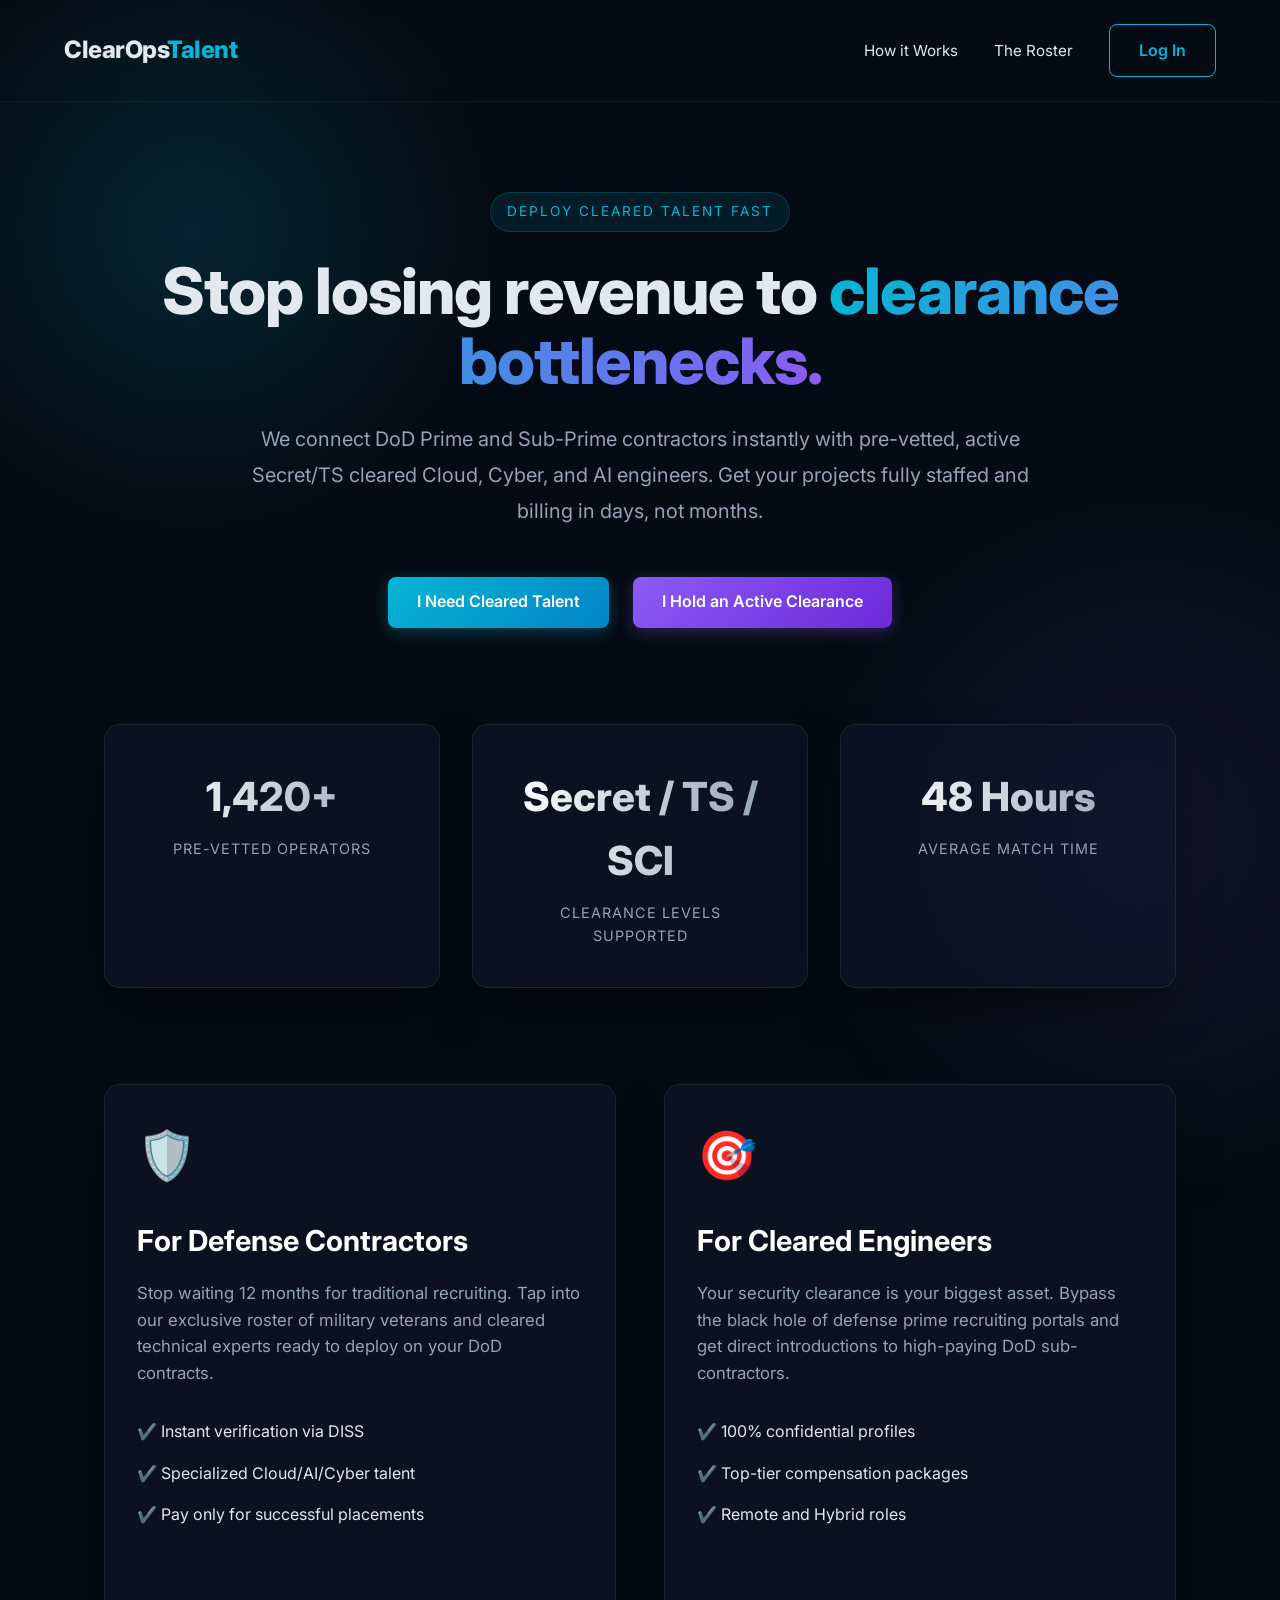
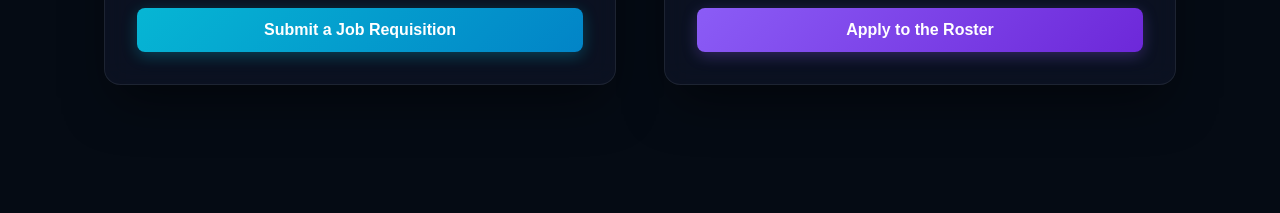
<file: index.html>
<!DOCTYPE html>
<html lang="en">
<head>
    <meta charset="UTF-8">
    <meta name="viewport" content="width=device-width, initial-scale=1.0">
    <title>ClearOps Talent | Pre-vetted Defense Ecosystem</title>
    <meta name="description" content="Deploy cleared Cloud & AI talent in days, not months. The exclusive B2B marketplace for defense contractors.">
    <link rel="stylesheet" href="styles.css">
    <link href="https://fonts.googleapis.com/css2?family=Inter:wght@300;400;600;800&display=swap" rel="stylesheet">
</head>
<body>
    <div class="blob-bg"></div>
    <div class="blob-bg blob-2"></div>

    <header class="navbar">
        <div class="logo">ClearOps<span>Talent</span></div>
        <nav>
            <a href="#how-it-works">How it Works</a>
            <a href="#roster">The Roster</a>
            <a href="#contact" class="btn-primary-outline">Log In</a>
        </nav>
    </header>

    <main>
        <section class="hero-section">
            <div class="hero-chip">Deploy Cleared Talent Fast</div>
            <h1 class="hero-title">Stop losing revenue to <span class="gradient-text">clearance bottlenecks.</span></h1>
            <p class="hero-subtitle">We connect DoD Prime and Sub-Prime contractors instantly with pre-vetted, active Secret/TS cleared Cloud, Cyber, and AI engineers. Get your projects fully staffed and billing in days, not months.</p>
            
            <div class="hero-actions">
                <a href="#employer-funnel" class="btn-primary">I Need Cleared Talent</a>
                <a href="#talent-funnel" class="btn-secondary">I Hold an Active Clearance</a>
            </div>
        </section>

        <section class="metrics-section">
            <div class="metric-card glass-panel">
                <h3>1,420+</h3>
                <p>Pre-vetted Operators</p>
            </div>
            <div class="metric-card glass-panel">
                <h3>Secret / TS / SCI</h3>
                <p>Clearance Levels Supported</p>
            </div>
            <div class="metric-card glass-panel">
                <h3>48 Hours</h3>
                <p>Average Match Time</p>
            </div>
        </section>
        
        <section class="dual-funnel-section">
            <div class="funnel-container" id="employer-funnel">
                <div class="funnel-card glass-panel interactive-hover">
                    <div class="funnel-icon">🛡️</div>
                    <h2>For Defense Contractors</h2>
                    <p>Stop waiting 12 months for traditional recruiting. Tap into our exclusive roster of military veterans and cleared technical experts ready to deploy on your DoD contracts.</p>
                    <ul class="benefit-list">
                        <li>✔️ Instant verification via DISS</li>
                        <li>✔️ Specialized Cloud/AI/Cyber talent</li>
                        <li>✔️ Pay only for successful placements</li>
                    </ul>
                    <button class="btn-primary full-width">Submit a Job Requisition</button>
                </div>
            </div>
            
            <div class="funnel-container" id="talent-funnel">
                <div class="funnel-card glass-panel hover-alt">
                    <div class="funnel-icon">🎯</div>
                    <h2>For Cleared Engineers</h2>
                    <p>Your security clearance is your biggest asset. Bypass the black hole of defense prime recruiting portals and get direct introductions to high-paying DoD sub-contractors.</p>
                    <ul class="benefit-list">
                        <li>✔️ 100% confidential profiles</li>
                        <li>✔️ Top-tier compensation packages</li>
                        <li>✔️ Remote and Hybrid roles</li>
                    </ul>
                    <button class="btn-secondary full-width">Apply to the Roster</button>
                </div>
            </div>
        </section>
    </main>
    
    <script src="app.js"></script>
</body>
</html>
</file>
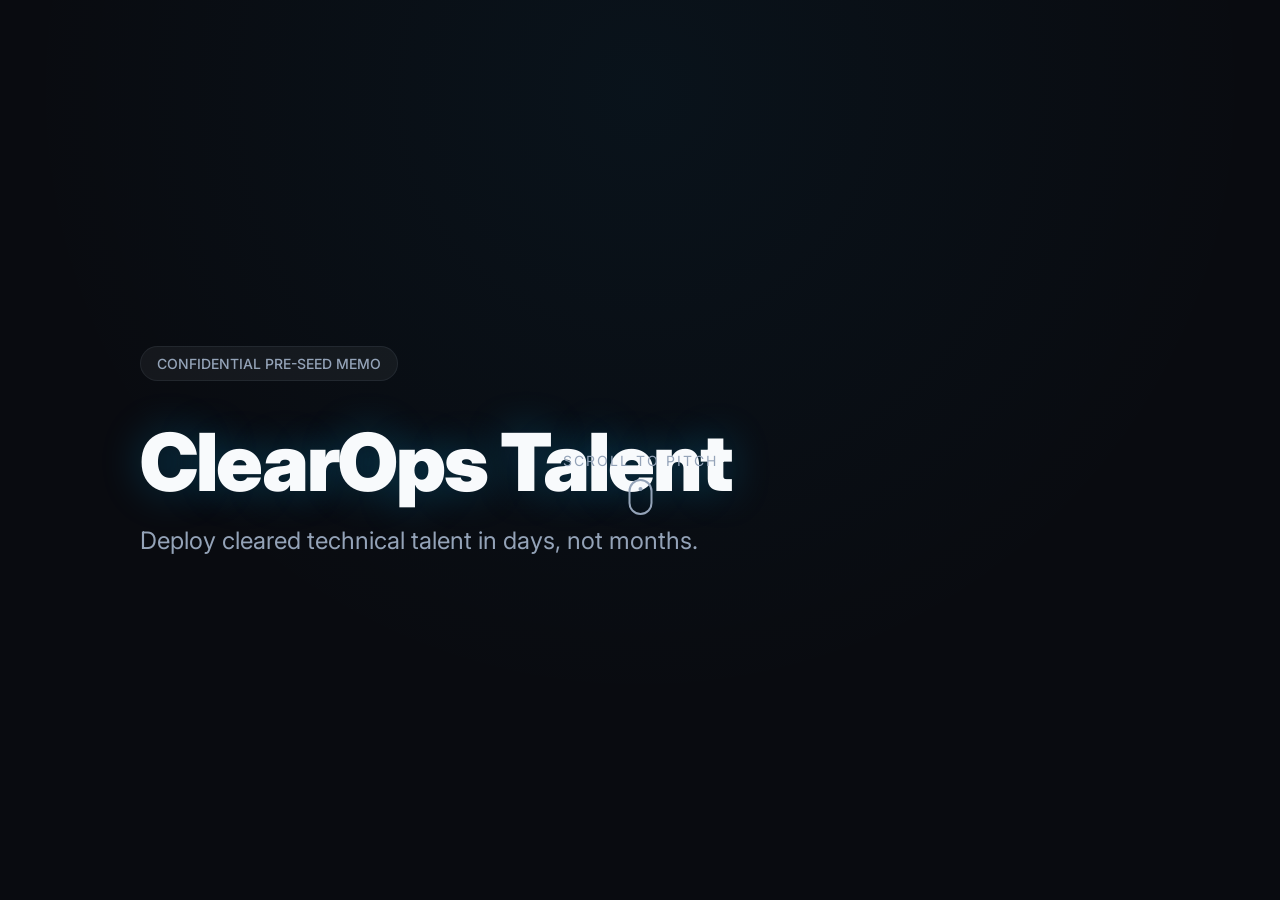
<file: pitch.html>
<!DOCTYPE html>
<html lang="en">
<head>
    <meta charset="UTF-8">
    <meta name="viewport" content="width=device-width, initial-scale=1.0">
    <title>ClearOps Talent | Pre-Seed Deck</title>
    <link href="https://fonts.googleapis.com/css2?family=Inter:wght@400;500;700;900&display=swap" rel="stylesheet">
    <link rel="stylesheet" href="pitch.css">
</head>
<body>
    <div class="deck-container">
        
        <!-- Slide 1: Title -->
        <section class="slide title-slide">
            <div class="content">
                <div class="badge">CONFIDENTIAL PRE-SEED MEMO</div>
                <h1 class="glow-text">ClearOps Talent</h1>
                <p class="subtitle">Deploy cleared technical talent in days, not months.</p>
                <div class="scroll-indicator">
                    <span>Scroll to Pitch</span>
                    <div class="mouse"></div>
                </div>
            </div>
        </section>

        <!-- Slide 2: Problem -->
        <section class="slide problem-slide">
            <div class="content">
                <h2>I. The Problem</h2>
                <h3 class="highlight-red">Defense contractors are bleeding unearned revenue.</h3>
                <div class="grid-cards">
                    <div class="card glass-dark">
                        <h4>01. The Pain</h4>
                        <p>Prime and Sub-Prime defense contractors frequently win massive $50M+ DoD contracts but cannot bill the government until the project is formally staffed.</p>
                    </div>
                    <div class="card glass-dark">
                        <h4>02. The Bottleneck</h4>
                        <p>Traditional recruiting agencies take 6–12 months to source, verify, and place engineers with active Secret/TS clearances.</p>
                    </div>
                    <div class="card glass-dark">
                        <h4>03. The Result</h4>
                        <p>Delayed revenue, missed delivery deadlines, and exhausted internal technical recruiters who don't understand Cloud, AI, or Cyber scopes.</p>
                    </div>
                </div>
            </div>
        </section>

        <!-- Slide 3: Solution -->
        <section class="slide solution-slide">
            <div class="content">
                <h2>II. The Solution</h2>
                <h3 class="highlight-green">A clearance-verified B2B talent marketplace.</h3>
                <div class="list-container">
                    <div class="list-item">
                        <div class="icon">⚡</div>
                        <div>
                            <h4>Instant Access</h4>
                            <p>An exclusive, curated roster of military veterans and technical operators holding active DoD Secret, TS, and TS/SCI clearances.</p>
                        </div>
                    </div>
                    <div class="list-item">
                        <div class="icon">🛡️</div>
                        <div>
                            <h4>Pre-Vetted</h4>
                            <p>All talent is heavily DISS-verified upon entry to the marketplace by our internal compliance team.</p>
                        </div>
                    </div>
                    <div class="list-item">
                        <div class="icon">💰</div>
                        <div>
                            <h4>Zero-Risk Pricing</h4>
                            <p>We charge a 20% placement fee only when a cleared operator successfully deploys to a contractor's project, instantly unlocking their revenue stream.</p>
                        </div>
                    </div>
                </div>
            </div>
        </section>

        <!-- Slide 4: Market -->
        <section class="slide market-slide">
            <div class="content">
                <h2>III. Target Market & TAM</h2>
                <h3 class="highlight-blue">The intersection of Cloud engineering and National Defense.</h3>
                <div class="stats-container">
                    <div class="stat-box">
                        <div class="metric glow-text">$14B+</div>
                        <div class="label">Total Addressable Market</div>
                        <p>The U.S. Defense IT and cybersecurity staffing market.</p>
                    </div>
                    <div class="stat-box wedge">
                        <div class="metric glow-text">$10M-$100M</div>
                        <div class="label">Our Strategic Wedge</div>
                        <p>Mid-market DoD sub-contractors who currently lack the massive internal recruiting machines of primes like Lockheed Martin.</p>
                    </div>
                </div>
            </div>
        </section>

        <!-- Slide 5: Go-to-Market -->
        <section class="slide gtm-slide">
            <div class="content">
                <h2>IV. Go-to-Market Strategy</h2>
                <div class="grid-cards split">
                    <div class="card glass-dark gtm-supply">
                        <div class="gtm-badge">SUPPLY SIDED</div>
                        <h4>Zero-CAC Talent Acquisition</h4>
                        <p>Driven by hyper-targeted outbound to military transition networks, USAF/DoD alumni channels, and veteran technical communities securely bypassing traditional recruitment boards.</p>
                    </div>
                    <div class="card glass-dark gtm-demand">
                        <div class="gtm-badge">DEMAND SIDED</div>
                        <h4>Direct B2B Penetration</h4>
                        <p>Aggressive direct outbound targeting of IT Directors, PMOs, and Procurement Officers at defense sub-contractors actively bidding on AWS GovCloud and DoD AI migration contracts.</p>
                    </div>
                </div>
            </div>
        </section>

        <!-- Slide 6: Team -->
        <section class="slide team-slide">
            <div class="content">
                <h2>V. Founder-Market Fit</h2>
                <div class="profile-card glass-dark">
                    <div class="founder-info">
                        <h3 class="glow-text">Anthony Proctor</h3>
                        <p class="role">Solo Founder & CEO</p>
                    </div>
                    <ul class="founder-stats">
                        <li><strong>The Clearance:</strong> USAF Veteran holding an active DoD Secret clearance.</li>
                        <li><strong>The B2B Ops:</strong> 13+ years managing multi-million dollar enterprise IT programs.</li>
                        <li><strong>The Empathy:</strong> IT Project Manager at Ascension (140+ hospitals) and former PCB QA/QC at Lockheed Martin. Deep domain experience managing vendor compliance, enterprise deployments, and defense manufacturing bottlenecks.</li>
                    </ul>
                </div>
            </div>
        </section>

    </div>
</body>
</html>
</file>
<file: styles.css>
:root {
    --bg-color: #050B14;
    --text-main: #E2E8F0;
    --text-muted: #94A3B8;
    --accent-cyan: #06B6D4;
    --accent-purple: #8B5CF6;
    --glass-bg: rgba(15, 23, 42, 0.6);
    --glass-border: rgba(255, 255, 255, 0.08);
}

* {
    margin: 0;
    padding: 0;
    box-sizing: border-box;
}

body {
    font-family: 'Inter', sans-serif;
    background-color: var(--bg-color);
    color: var(--text-main);
    line-height: 1.6;
    overflow-x: hidden;
    position: relative;
}

/* Background animated blobs for modern feel */
.blob-bg {
    position: fixed;
    top: -10%;
    left: -10%;
    width: 50vw;
    height: 50vw;
    background: radial-gradient(circle, rgba(6,182,212,0.15) 0%, rgba(5,11,20,0) 70%);
    border-radius: 50%;
    z-index: -1;
    animation: float 15s ease-in-out infinite;
}

.blob-2 {
    top: 50%;
    left: 60%;
    width: 60vw;
    height: 60vw;
    background: radial-gradient(circle, rgba(139,92,246,0.1) 0%, rgba(5,11,20,0) 70%);
    animation: float 20s ease-in-out infinite reverse;
}

@keyframes float {
    0% { transform: translateY(0) scale(1); }
    50% { transform: translateY(-30px) scale(1.05); }
    100% { transform: translateY(0) scale(1); }
}

/* Glassmorphism Util */
.glass-panel {
    background: var(--glass-bg);
    backdrop-filter: blur(12px);
    -webkit-backdrop-filter: blur(12px);
    border: 1px solid var(--glass-border);
    border-radius: 16px;
    padding: 2rem;
    box-shadow: 0 25px 50px -12px rgba(0, 0, 0, 0.5);
    transition: transform 0.3s ease, box-shadow 0.3s ease;
}

.glass-panel:hover.interactive-hover {
    transform: translateY(-5px);
    box-shadow: 0 0 30px rgba(6, 182, 212, 0.2);
    border-color: rgba(6, 182, 212, 0.3);
}

.glass-panel:hover.hover-alt {
    transform: translateY(-5px);
    box-shadow: 0 0 30px rgba(139, 92, 246, 0.2);
    border-color: rgba(139, 92, 246, 0.3);
}

/* Navbar */
.navbar {
    display: flex;
    justify-content: space-between;
    align-items: center;
    padding: 1.5rem 5%;
    position: fixed;
    top: 0;
    width: 100%;
    z-index: 1000;
    backdrop-filter: blur(10px);
    border-bottom: 1px solid rgba(255,255,255,0.05);
}

.logo {
    font-size: 1.5rem;
    font-weight: 800;
    letter-spacing: -0.5px;
}

.logo span {
    color: var(--accent-cyan);
}

nav a {
    color: var(--text-main);
    text-decoration: none;
    margin-left: 2rem;
    font-weight: 400;
    font-size: 0.95rem;
    transition: color 0.2s ease;
}

nav a:hover {
    color: var(--accent-cyan);
}

/* Buttons */
.btn-primary, .btn-secondary, .btn-primary-outline {
    display: inline-block;
    padding: 0.8rem 1.8rem;
    border-radius: 8px;
    font-weight: 600;
    text-decoration: none;
    transition: all 0.3s ease;
    cursor: pointer;
    border: none;
    font-size: 1rem;
    text-align: center;
}

.btn-primary {
    background: linear-gradient(135deg, var(--accent-cyan), #0284C7);
    color: white;
    box-shadow: 0 4px 15px rgba(6, 182, 212, 0.3);
}

.btn-primary:hover {
    transform: scale(1.05);
    box-shadow: 0 8px 25px rgba(6, 182, 212, 0.5);
}

.btn-secondary {
    background: linear-gradient(135deg, var(--accent-purple), #6D28D9);
    color: white;
    box-shadow: 0 4px 15px rgba(139, 92, 246, 0.3);
}

.btn-secondary:hover {
    transform: scale(1.05);
    box-shadow: 0 8px 25px rgba(139, 92, 246, 0.5);
}

.btn-primary-outline {
    background: transparent;
    border: 1px solid var(--accent-cyan);
    color: var(--accent-cyan);
}

.btn-primary-outline:hover {
    background: rgba(6, 182, 212, 0.1);
}

.full-width {
    width: 100%;
    margin-top: 2rem;
}

/* Hero Section */
.hero-section {
    padding: 12rem 5% 6rem;
    text-align: center;
    max-width: 1200px;
    margin: 0 auto;
    display: flex;
    flex-direction: column;
    align-items: center;
    opacity: 0;
    transform: translateY(20px);
    animation: fadeUp 0.8s forwards ease-out;
}

.hero-chip {
    font-size: 0.85rem;
    text-transform: uppercase;
    letter-spacing: 2px;
    color: var(--accent-cyan);
    background: rgba(6, 182, 212, 0.1);
    padding: 0.5rem 1rem;
    border-radius: 20px;
    border: 1px solid rgba(6, 182, 212, 0.2);
    margin-bottom: 1.5rem;
}

.hero-title {
    font-size: clamp(2.5rem, 5vw, 4.5rem);
    font-weight: 800;
    line-height: 1.1;
    margin-bottom: 1.5rem;
    letter-spacing: -1px;
}

.gradient-text {
    background: linear-gradient(to right, var(--accent-cyan), var(--accent-purple));
    -webkit-background-clip: text;
    -webkit-text-fill-color: transparent;
}

.hero-subtitle {
    font-size: 1.25rem;
    color: var(--text-muted);
    max-width: 800px;
    margin-bottom: 3rem;
    line-height: 1.8;
}

.hero-actions {
    display: flex;
    gap: 1.5rem;
    flex-wrap: wrap;
    justify-content: center;
}

/* Metrics Section */
.metrics-section {
    display: grid;
    grid-template-columns: repeat(auto-fit, minmax(250px, 1fr));
    gap: 2rem;
    padding: 0 5% 6rem;
    max-width: 1200px;
    margin: 0 auto;
}

.metrics-section .metric-card {
    text-align: center;
    padding: 2.5rem;
}

.metric-card h3 {
    font-size: 2.5rem;
    color: white;
    margin-bottom: 0.5rem;
    font-weight: 800;
    background: linear-gradient(to right, #ffffff, #94A3B8);
    -webkit-background-clip: text;
    -webkit-text-fill-color: transparent;
}

.metric-card p {
    color: var(--text-muted);
    font-size: 0.9rem;
    text-transform: uppercase;
    letter-spacing: 1px;
}

/* Dual Funnel */
.dual-funnel-section {
    display: grid;
    grid-template-columns: 1fr 1fr;
    gap: 3rem;
    padding: 0 5% 8rem;
    max-width: 1200px;
    margin: 0 auto;
}

.funnel-card {
    height: 100%;
    display: flex;
    flex-direction: column;
}

.funnel-icon {
    font-size: 3rem;
    margin-bottom: 1.5rem;
}

.funnel-card h2 {
    font-size: 1.8rem;
    margin-bottom: 1rem;
    color: white;
}

.funnel-card p {
    color: var(--text-muted);
    margin-bottom: 2rem;
    font-size: 1.05rem;
}

.benefit-list {
    list-style: none;
    margin-bottom: 2rem;
    flex-grow: 1;
}

.benefit-list li {
    margin-bottom: 1rem;
    color: var(--text-main);
    display: flex;
    align-items: center;
    gap: 10px;
}

@keyframes fadeUp {
    to {
        opacity: 1;
        transform: translateY(0);
    }
}

@media (max-width: 768px) {
    .dual-funnel-section {
        grid-template-columns: 1fr;
    }
    .hero-actions {
        flex-direction: column;
        width: 100%;
        padding: 0 2rem;
    }
    .hero-actions a {
        width: 100%;
    }
}
</file>
<file: pitch.css>
/* BASE STYLES */
:root {
    --bg-dark: #090b10;
    --text-primary: #f8fafc;
    --text-secondary: #94a3b8;
    --accent-primary: #0ea5e9;
    --accent-red: #ef4444;
    --accent-green: #10b981;
    --accent-blue: #3b82f6;
    --glass-bg: rgba(15, 23, 42, 0.6);
    --glass-border: rgba(148, 163, 184, 0.1);
}

* {
    margin: 0;
    padding: 0;
    box-sizing: border-box;
    font-family: 'Inter', -apple-system, sans-serif;
}

body {
    background-color: var(--bg-dark);
    color: var(--text-primary);
    overflow: hidden; /* Hide main body scrollbar */
}

/* SCROLL SNAPPING LOGIC */
.deck-container {
    height: 100vh;
    overflow-y: scroll;
    scroll-snap-type: y mandatory;
    scroll-behavior: smooth;
}

.slide {
    height: 100vh;
    width: 100vw;
    scroll-snap-align: start;
    display: flex;
    justify-content: center;
    align-items: center;
    padding: 2rem;
    position: relative;
    background: radial-gradient(circle at 50% 10%, rgba(14, 165, 233, 0.05), transparent 60%);
}

.content {
    max-width: 1000px;
    width: 100%;
    z-index: 10;
    opacity: 0;
    transform: translateY(30px);
    animation: fadeUp 0.8s ease forwards;
}

@keyframes fadeUp {
    to {
        opacity: 1;
        transform: translateY(0);
    }
}

/* TYPOGRAPHY */
h1 {
    font-size: 5rem;
    font-weight: 900;
    letter-spacing: -2px;
    margin-bottom: 1rem;
}

h2 {
    font-size: 1.25rem;
    color: var(--text-secondary);
    text-transform: uppercase;
    letter-spacing: 3px;
    margin-bottom: 1.5rem;
}

h3 {
    font-size: 3rem;
    font-weight: 700;
    margin-bottom: 3rem;
    line-height: 1.2;
}

.subtitle {
    font-size: 1.5rem;
    color: var(--text-secondary);
}

.glow-text {
    text-shadow: 0 0 40px rgba(14, 165, 233, 0.3);
}

.highlight-red { color: var(--accent-red); }
.highlight-green { color: var(--accent-green); }
.highlight-blue { color: var(--accent-blue); }

.badge {
    display: inline-block;
    padding: 0.5rem 1rem;
    background: rgba(255, 255, 255, 0.05);
    border: 1px solid var(--glass-border);
    border-radius: 100px;
    font-size: 0.875rem;
    font-weight: 500;
    color: var(--text-secondary);
    margin-bottom: 2rem;
}

/* GLASSMORPHISM COMPONENTS */
.glass-dark {
    background: var(--glass-bg);
    backdrop-filter: blur(12px);
    -webkit-backdrop-filter: blur(12px);
    border: 1px solid var(--glass-border);
    border-radius: 16px;
    padding: 2rem;
    transition: transform 0.3s ease;
}

.glass-dark:hover {
    transform: translateY(-5px);
    border-color: rgba(148, 163, 184, 0.3);
}

/* LAYOUTS */
.grid-cards {
    display: grid;
    grid-template-columns: repeat(3, 1fr);
    gap: 2rem;
}

.grid-cards.split {
    grid-template-columns: repeat(2, 1fr);
}

.card h4 {
    font-size: 1.25rem;
    margin-bottom: 1rem;
    color: white;
}

.card p {
    color: var(--text-secondary);
    line-height: 1.6;
}

/* LIST COMPONENT */
.list-container {
    display: flex;
    flex-direction: column;
    gap: 2rem;
}

.list-item {
    display: flex;
    gap: 1.5rem;
    align-items: flex-start;
}

.list-item .icon {
    font-size: 2rem;
    background: rgba(255, 255, 255, 0.05);
    padding: 1rem;
    border-radius: 12px;
    border: 1px solid var(--glass-border);
}

.list-item h4 {
    font-size: 1.5rem;
    margin-bottom: 0.5rem;
}

.list-item p {
    color: var(--text-secondary);
    line-height: 1.6;
    font-size: 1.1rem;
}

/* STATS BOXES */
.stats-container {
    display: flex;
    gap: 2rem;
}

.stat-box {
    flex: 1;
    padding: 3rem;
    border-radius: 24px;
    border: 1px solid var(--glass-border);
    background: linear-gradient(135deg, rgba(14, 165, 233, 0.1) 0%, transparent 100%);
}

.stat-box.wedge {
    background: linear-gradient(135deg, rgba(16, 185, 129, 0.1) 0%, transparent 100%);
}

.metric {
    font-size: 4rem;
    font-weight: 900;
    margin-bottom: 0.5rem;
}

.label {
    font-size: 1.25rem;
    font-weight: 700;
    margin-bottom: 1rem;
    color: white;
}

.stat-box p {
    color: var(--text-secondary);
    line-height: 1.6;
}

/* TEAM PROFILE */
.profile-card {
    display: flex;
    flex-direction: column;
    gap: 2rem;
    max-width: 800px;
}

.founder-info h3 {
    margin-bottom: 0.5rem;
    font-size: 2.5rem;
}

.founder-info .role {
    font-size: 1.2rem;
    color: var(--text-secondary);
    text-transform: uppercase;
    letter-spacing: 2px;
}

.founder-stats {
    list-style: none;
    display: flex;
    flex-direction: column;
    gap: 1.5rem;
}

.founder-stats li {
    font-size: 1.1rem;
    color: var(--text-secondary);
    line-height: 1.6;
    background: rgba(255, 255, 255, 0.02);
    padding: 1.5rem;
    border-radius: 12px;
    border-left: 4px solid var(--accent-primary);
}

.founder-stats li strong {
    color: white;
    font-weight: 600;
}

.gtm-badge {
    font-size: 0.75rem;
    padding: 0.25rem 0.75rem;
    border-radius: 100px;
    margin-bottom: 1.5rem;
    display: inline-block;
    font-weight: 700;
    letter-spacing: 1px;
}

.gtm-supply .gtm-badge { background: rgba(16, 185, 129, 0.2); color: var(--accent-green); }
.gtm-demand .gtm-badge { background: rgba(239, 68, 68, 0.2); color: var(--accent-red); }

/* SCROLL PROMPT */
.scroll-indicator {
    position: absolute;
    bottom: 40px;
    left: 50%;
    transform: translateX(-50%);
    display: flex;
    flex-direction: column;
    align-items: center;
    gap: 10px;
    color: var(--text-secondary);
    font-size: 0.875rem;
    letter-spacing: 2px;
    text-transform: uppercase;
    animation: bounce 2s infinite;
}

.mouse {
    width: 24px;
    height: 36px;
    border: 2px solid var(--text-secondary);
    border-radius: 12px;
    position: relative;
}

.mouse::before {
    content: '';
    position: absolute;
    top: 6px;
    left: 50%;
    transform: translateX(-50%);
    width: 4px;
    height: 4px;
    background: var(--text-secondary);
    border-radius: 50%;
    animation: scroll 2s infinite;
}

@keyframes bounce {
    0%, 20%, 50%, 80%, 100% { transform: translate(-50%, 0); }
    40% { transform: translate(-50%, -20px); }
    60% { transform: translate(-50%, -10px); }
}

@keyframes scroll {
    0% { transform: translate(-50%, 0); opacity: 1; }
    100% { transform: translate(-50%, 15px); opacity: 0; }
}
</file>
